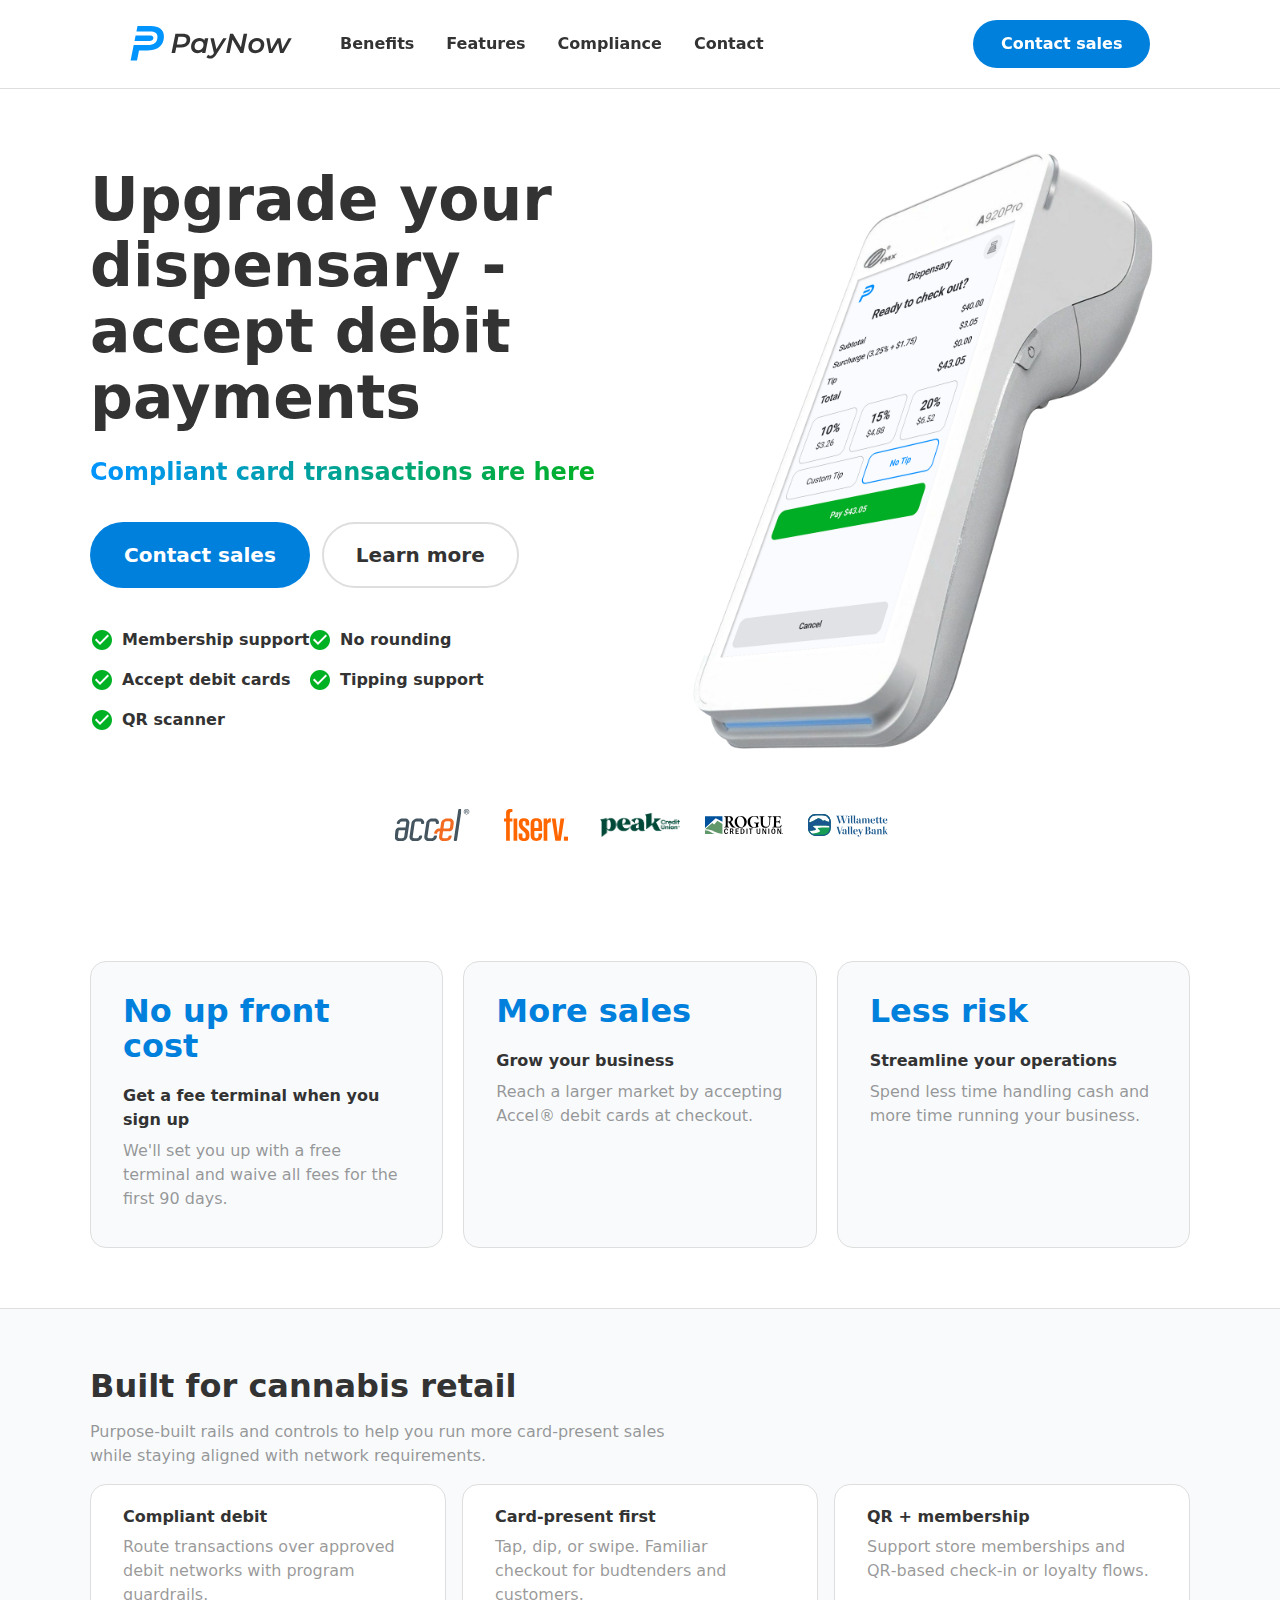
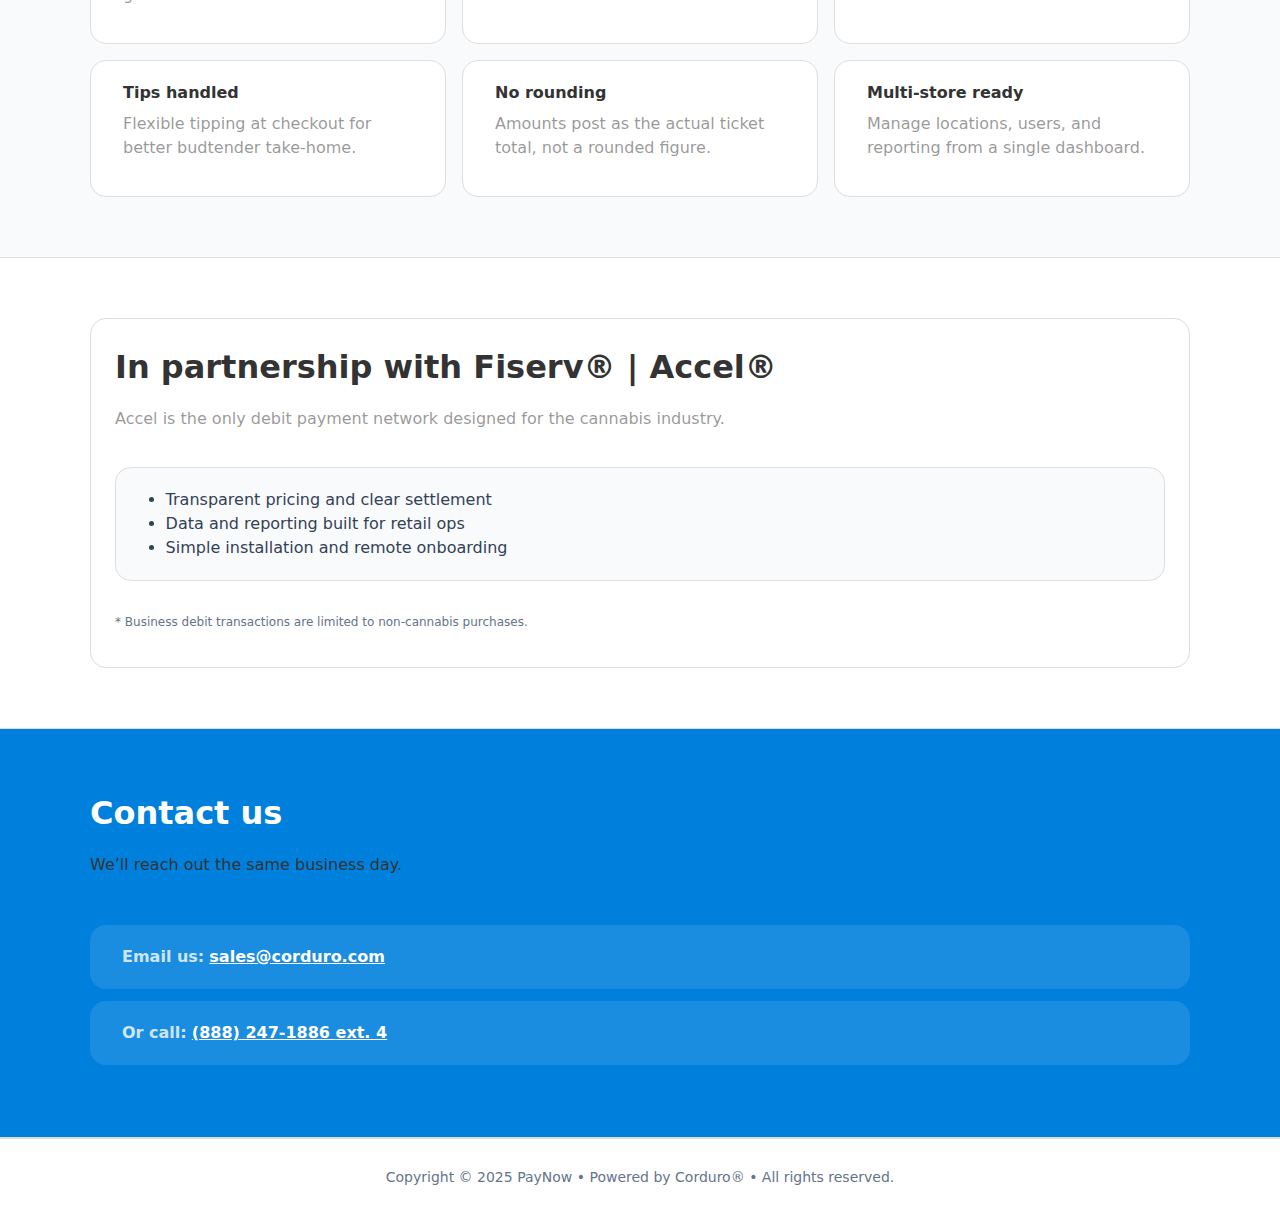
<file: index.html>
<!DOCTYPE html>
<html lang="en">

<head>
  <meta charset="utf-8" />
  <meta name="viewport" content="width=device-width, initial-scale=1" />
  <title>PayNow — Cannabis Debit for Retailers</title>
  <meta name="description"
    content="Process more transactions with a compliant debit solution built for cannabis retailers. Membership support, no rounding, tipping, QR scanner." />
  <link rel="stylesheet" href="styles.css" />
  <link rel="icon" type="image/png" href="/favicon/favicon-96x96.png" sizes="96x96" />
  <link rel="icon" type="image/svg+xml" href="/favicon/favicon.svg" />
  <link rel="shortcut icon" href="/favicon/favicon.ico" />
  <link rel="apple-touch-icon" sizes="180x180" href="/favicon/apple-touch-icon.png" />
  <meta name="apple-mobile-web-app-title" content="PayNow" />
  <link rel="manifest" href="/favicon/site.webmanifest" />
</head>

<body>
  <!-- Header -->
  <header>
    <div class="container">
      <nav>
        <div>
          <a href="#hero">
            <img src="logos/logo-paynow.svg" class="brand" loading="lazy" alt="PayNow logo" />
          </a>
        </div>
        <button class="menu-btn" id="menuBtn">☰</button>
        <div class="nav-links" id="navLinks">
          <a href="#benefits">Benefits</a>
          <a href="#features">Features</a>
          <a href="#compliance">Compliance</a>
          <a href="#contact">Contact</a>
        </div>
        <div class="nav-actions">
          <a href="#contact" class="btn primary nav">Contact sales</a>
        </div>
      </nav>
    </div>
    </div>
  </header>

  <!-- Navbar Script -->
  <script>
    const menuBtn = document.getElementById('menuBtn');
    const navLinks = document.getElementById('navLinks');

    menuBtn.addEventListener('click', () => {
      navLinks.classList.toggle('active');
    });

    const links = navLinks.querySelectorAll('a');
    links.forEach(link => {
      link.addEventListener('click', () => {
        if (navLinks.classList.contains('active')) {
          navLinks.classList.remove('active');
        }
      });
    });
  </script>

  <!-- Hero -->
  <section id="hero" class="hero">
    <div class="container grid grid-2" style="align-items:center; gap:2rem;">
      <div class="hero-cta">
        <h1>Upgrade your dispensary - accept debit payments</h1>
        <div class="hero-p" style="margin-bottom: 32px;">
          <p><strong class="gradient-text">Compliant card transactions are here</strong></p>
        </div>
        <div class="actions">
          <a class="btn cta" href="#contact">Contact sales</a>
          <a class="btn ghost" href="#features">Learn more</a>
        </div>
        <div class="feature-list">
          <div class="chip"><img src="icons/icon-check-circle-00b123.svg" class="checkmark" loading="lazy"
              alt="Green Checkmark Icon" /> Membership support</div>
          <div class="chip"><img src="icons/icon-check-circle-00b123.svg" class="checkmark" loading="lazy"
              alt="Green Checkmark Icon" /> No rounding</div>
          <div class="chip"><img src="icons/icon-check-circle-00b123.svg" class="checkmark" loading="lazy"
              alt="Green Checkmark Icon" /> Accept debit cards</div>
          <div class="chip"><img src="icons/icon-check-circle-00b123.svg" class="checkmark" loading="lazy"
              alt="Green Checkmark Icon" /> Tipping support</div>
          <div class="chip"><img src="icons/icon-check-circle-00b123.svg" class="checkmark" loading="lazy"
              alt="Green Checkmark Icon" /> QR scanner</div>
        </div>
      </div>
      <div class="device-wrap">
        <img src="images/paynow-PAX-A920Pro-v2-nbg.png" class="pax-device-large" loading="lazy"
          alt="PAX A920Pro with PayNow App" />
      </div>
    </div>
  </section>

  <!-- Partners -->
  <section class="partners">
    <div class="container">
      <div class="logo-wrapper">
        <img src="logos/logo-accel-standard-registered.svg" class="logo" alt="Accel Logo">
        <img src="logos/logo-fiserv.svg" class="logo" alt="Fiserv Logo">
        <img src="logos/logo-peak-credit-union.webp" class="logo" alt="Peak Credit Union Logo">
        <img src="logos/logo-rogue-credit-union.svg" class="logo" alt="Rogue Credit Union Logo">
        <img src="logos/logo-willamette-valley-bank.svg" class="logo" alt="Willamette Valley Bank Logo">
      </div>
    </div>
  </section>

  <!-- Benefits -->
  <section id="benefits">
    <div class="container grid grid-3" style="gap:1.25rem;">
      <div class="card" style="background:#f8fafc;">
        <h2 style="color: var(--blue);">No up front cost</h2>
        <strong>Get a fee terminal when you sign up</strong>
        <p style="color:var(--muted); margin-top:.4rem;">We'll set you up with a free terminal and waive all fees for the first 90 days.
        </p>
      </div>
      <div class="card" style="background:#f8fafc;">
        <h2 style="color: var(--blue);">More sales</h2>
        <strong>Grow your business</strong>
        <p style="color:var(--muted); margin-top:.4rem;">Reach a larger market by accepting Accel® debit cards at checkout.
        </p>
      </div>
      <div class="card" style="background:#f8fafc;">
        <h2 style="color: var(--blue);">Less risk</h2>
        <strong>Streamline your operations</strong>
        <p style="color:var(--muted); margin-top:.4rem;">Spend less time handling cash and more time running your business.</p>
      </div>
    </div>
  </section>

  <!-- Features -->
  <section id="features" style="background:#f8fafc; border-block:1px solid var(--line);">
    <div class="container">
      <h2 class="section-title">Built for cannabis retail</h2>
      <p class="section-sub">Purpose‑built rails and controls to help you run more card‑present sales while staying
        aligned with network requirements.</p>
      <div class="grid grid-3" style="margin-top:1rem; gap:1rem;">
        <div class="card"><strong>Compliant debit</strong>
          <p style="color:var(--muted); margin-top:.4rem;">Route transactions over approved debit networks with program
            guardrails.</p>
        </div>
        <div class="card"><strong>Card‑present first</strong>
          <p style="color:var(--muted); margin-top:.4rem;">Tap, dip, or swipe. Familiar checkout for budtenders and
            customers.</p>
        </div>
        <div class="card"><strong>QR + membership</strong>
          <p style="color:var(--muted); margin-top:.4rem;">Support store memberships and QR‑based check‑in or loyalty
            flows.</p>
        </div>
        <div class="card"><strong>Tips handled</strong>
          <p style="color:var(--muted); margin-top:.4rem;">Flexible tipping at checkout for better budtender take‑home.
          </p>
        </div>
        <div class="card"><strong>No rounding</strong>
          <p style="color:var(--muted); margin-top:.4rem;">Amounts post as the actual ticket total, not a rounded
            figure.</p>
        </div>
        <div class="card"><strong>Multi‑store ready</strong>
          <p style="color:var(--muted); margin-top:.4rem;">Manage locations, users, and reporting from a single
            dashboard.</p>
        </div>
      </div>
    </div>
  </section>

  <!-- Compliance -->
  <section id="compliance">
    <div class="container card" style="padding:1.5rem;">
      <div class="compliance">
        <div>
          <h3 class="section-title" style="margin-bottom:.25rem;">In partnership with Fiserv® | Accel®</h3>
          <p style="color:var(--muted);">Accel is the only debit payment network designed for the cannabis industry.</p>
        </div>
        <div class="card" style="background:#f8fafc;">
          <ul style="margin:0; padding-left:1.1rem; color:#334155;">
            <li>Transparent pricing and clear settlement</li>
            <li>Data and reporting built for retail ops</li>
            <li>Simple installation and remote onboarding</li>
          </ul>
        </div>
        <p class="note">* Business debit transactions are limited to non‑cannabis purchases.</p>
      </div>
    </div>
  </section>

  <!-- CTA strip
  <section class="strip">
    <div class="container"
      style="display:flex; gap:1rem; align-items:center; justify-content:space-between; flex-wrap:wrap;">
      <div>
        <div style="font-weight:700; font-size:18px;">Ready to check out faster?</div>
        <div style="opacity:.9;">Get PayNow running in days, not months.</div>
      </div>
      <a class="btn" href="#contact"
        style="background: rgba(255,255,255,.12); color:white; border-color: rgba(255,255,255,.25);">Talk to sales →</a>
    </div>
  </section>
-->

  <!-- Contact -->
  <section id="contact" style="background: var(--blue); color: white; border-block:1px solid var(--line);">
    <div class="container grid grid-1" style="align-items:flex-start; gap:1.5rem;">
      <div>
        <h3 class="section-title">Contact us</h3>
        <p class="subheading">We’ll reach out the same business day.</p>
        <div style="margin-top:3rem;">
          <aside class="card" style="background-color: rgba(255, 255, 255, 0.1); color: #fff; margin-bottom: 12px; border: none;">
            <strong style="color: rgba(255, 255, 255, 0.8);">Email us:</strong>
            <a href="mailto:sales@corduro.com" id="emailLink" class="text-link">sales@corduro.com</a>
          </aside>
          <aside class="card" style="background-color: rgba(255, 255, 255, 0.1); color: #fff; margin-bottom: 12px; border: none;">
            <strong style="color: rgba(255, 255, 255, 0.8);">Or call:</strong>
            <a href="tel:8882471886,4" class="text-link">(888) 247-1886 ext. 4</a>
          </aside>
        </div>
      </div>
    </div>
  </section>

  <!-- Footer -->
  <footer>
    <div class="container" style="display:flex; gap:1rem; align-items:center; justify-content:center; flex-wrap:wrap; text-align: center;">
      <span> Copyright © 2025 PayNow • Powered by Corduro® • All rights reserved.</span>
    </div>
    </div>
  </footer>

</body>

</html>
</file>
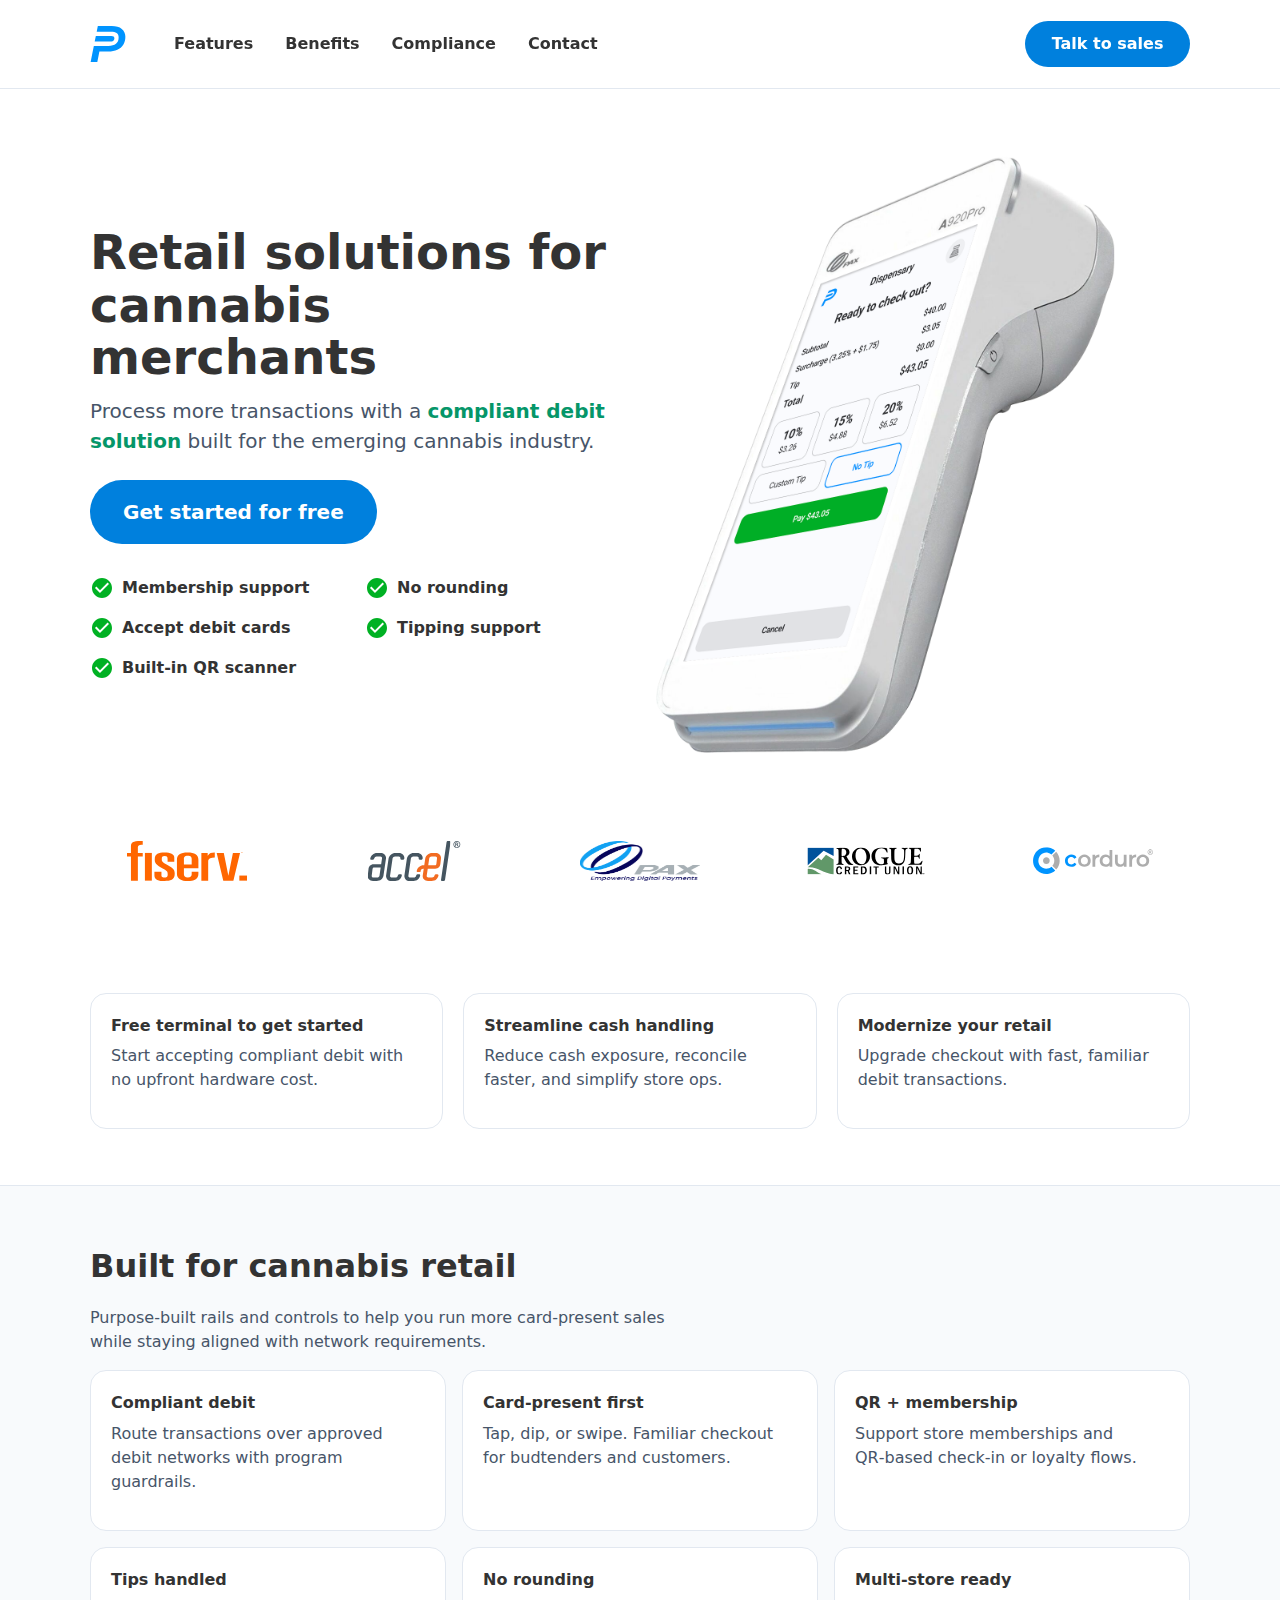
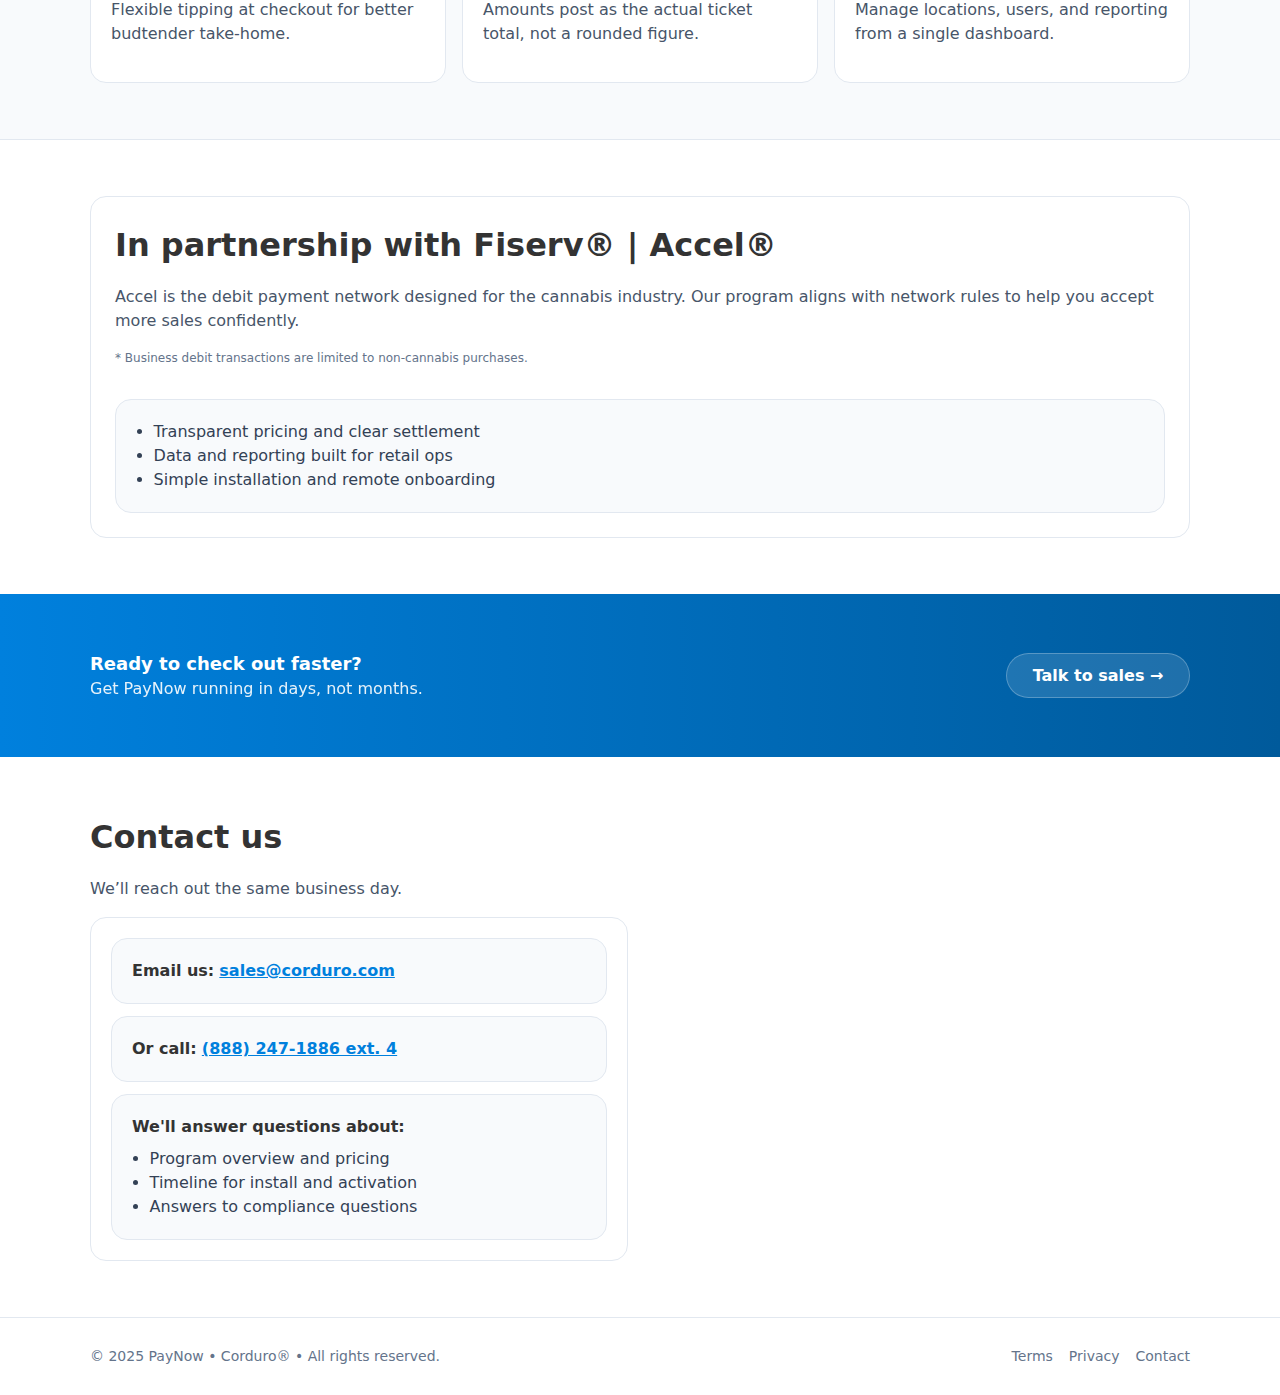
<file: paynow/index.html>
<!DOCTYPE html>
<html lang="en">

<head>
  <meta charset="utf-8" />
  <meta name="viewport" content="width=device-width, initial-scale=1" />
  <title>PayNow — Cannabis Debit for Retailers</title>
  <meta name="description"
    content="Process more transactions with a compliant debit solution built for cannabis retailers. Membership support, no rounding, tipping, QR scanner." />
  <link rel="stylesheet" href="styles.css" />
  <link rel="icon" type="image/png" href="/favicon/favicon-96x96.png" sizes="96x96" />
  <link rel="icon" type="image/svg+xml" href="/favicon/favicon.svg" />
  <link rel="shortcut icon" href="/favicon/favicon.ico" />
  <link rel="apple-touch-icon" sizes="180x180" href="/favicon/apple-touch-icon.png" />
  <meta name="apple-mobile-web-app-title" content="PayNow" />
  <link rel="manifest" href="/favicon/site.webmanifest" />
</head>

<body>
  <!-- Header -->
  <header>
    <div class="container">
      <nav>
        <div>
          <img src="logos/logo-paynow-icon-0094ff.svg" class="brand" loading="lazy" alt="PayNow logo" />
        </div>
        <button class="menu-btn" id="menuBtn">☰</button>
        <div class="nav-links" id="navLinks">
          <a href="#features">Features</a>
          <a href="#benefits">Benefits</a>
          <a href="#compliance">Compliance</a>
          <a href="#contact">Contact</a>
        </div>
        <div class="nav-actions">
          <a href="#contact" class="btn primary nav">Talk to sales</a>
        </div>
      </nav>
    </div>
    </div>
  </header>

  <!-- Navbar Script -->
  <script>
    const menuBtn = document.getElementById('menuBtn');
    const navLinks = document.getElementById('navLinks');

    menuBtn.addEventListener('click', () => {
      navLinks.classList.toggle('active');
    });

    const links = navLinks.querySelectorAll('a');
    links.forEach(link => {
      link.addEventListener('click', () => {
        if (navLinks.classList.contains('active')) {
          navLinks.classList.remove('active');
        }
      });
    });
  </script>

  <!-- Hero -->
  <section class="hero">
    <div class="container grid grid-2" style="align-items:center; gap:2rem;">
      <div class="hero-cta">
        <h1>Retail solutions for cannabis merchants</h1>
        <p>Process more transactions with a <strong style="color:var(--emerald)">compliant debit solution</strong> built
          for the emerging cannabis industry.</p>
        <div class="actions">
          <a class="btn cta" href="#contact">Get started for free</a>
        </div>
        <div class="feature-list">
          <div class="chip"><img src="icons/icon-check-circle-00b123.svg" class="checkmark" loading="lazy"
              alt="Green Checkmark Icon" /> Membership support</div>
          <div class="chip"><img src="icons/icon-check-circle-00b123.svg" class="checkmark" loading="lazy"
              alt="Green Checkmark Icon" /> No rounding</div>
          <div class="chip"><img src="icons/icon-check-circle-00b123.svg" class="checkmark" loading="lazy"
              alt="Green Checkmark Icon" /> Accept debit cards</div>
          <div class="chip"><img src="icons/icon-check-circle-00b123.svg" class="checkmark" loading="lazy"
              alt="Green Checkmark Icon" /> Tipping support</div>
          <div class="chip"><img src="icons/icon-check-circle-00b123.svg" class="checkmark" loading="lazy"
              alt="Green Checkmark Icon" /> Built‑in QR scanner</div>
        </div>
      </div>
      <div class="device-wrap">
        <img src="images/paynow-PAX-A920Pro-v2-nbg.png" class="pax-device-large" loading="lazy"
          alt="PAX A920Pro with PayNow App" />
      </div>
    </div>
  </section>

  <!-- Partners -->
  <section id="partners">
    <div class="container grid grid-1" style="align-items:center; gap:2rem;">
      <div class="partners">
        <img src="logos/logo-fiserv.svg" class="partner-logo" loading="lazy" alt="Fiserv logo" />
        <img src="logos/logo-accel-standard-registered.svg" class="partner-logo" loading="lazy" alt="Accel logo" />
        <img src="logos/logo-pax.png" class="partner-logo" loading="lazy" alt="PAX logo" />
        <img src="logos/logo-rogue-credit-union.svg" class="partner-logo" loading="lazy" alt="Rogue Credit Union logo" />
        <img src="logos/logo-corduro-2025.svg" class="partner-logo" loading="lazy" alt="Corduro logo" />
      </div>
    </div>
  </section>

  <!-- Benefits -->
  <section id="benefits">
    <div class="container grid grid-3" style="gap:1.25rem;">
      <div class="card">
        <strong>Free terminal to get started</strong>
        <p style="color:var(--muted); margin-top:.4rem;">Start accepting compliant debit with no upfront hardware cost.
        </p>
      </div>
      <div class="card">
        <strong>Streamline cash handling</strong>
        <p style="color:var(--muted); margin-top:.4rem;">Reduce cash exposure, reconcile faster, and simplify store ops.
        </p>
      </div>
      <div class="card">
        <strong>Modernize your retail</strong>
        <p style="color:var(--muted); margin-top:.4rem;">Upgrade checkout with fast, familiar debit transactions.</p>
      </div>
    </div>
  </section>

  <!-- Features -->
  <section id="features" style="background:#f8fafc; border-block:1px solid var(--line);">
    <div class="container">
      <h2 class="section-title">Built for cannabis retail</h2>
      <p class="section-sub">Purpose‑built rails and controls to help you run more card‑present sales while staying
        aligned with network requirements.</p>
      <div class="grid grid-3" style="margin-top:1rem; gap:1rem;">
        <div class="card"><strong>Compliant debit</strong>
          <p style="color:var(--muted); margin-top:.4rem;">Route transactions over approved debit networks with program
            guardrails.</p>
        </div>
        <div class="card"><strong>Card‑present first</strong>
          <p style="color:var(--muted); margin-top:.4rem;">Tap, dip, or swipe. Familiar checkout for budtenders and
            customers.</p>
        </div>
        <div class="card"><strong>QR + membership</strong>
          <p style="color:var(--muted); margin-top:.4rem;">Support store memberships and QR‑based check‑in or loyalty
            flows.</p>
        </div>
        <div class="card"><strong>Tips handled</strong>
          <p style="color:var(--muted); margin-top:.4rem;">Flexible tipping at checkout for better budtender take‑home.
          </p>
        </div>
        <div class="card"><strong>No rounding</strong>
          <p style="color:var(--muted); margin-top:.4rem;">Amounts post as the actual ticket total, not a rounded
            figure.</p>
        </div>
        <div class="card"><strong>Multi‑store ready</strong>
          <p style="color:var(--muted); margin-top:.4rem;">Manage locations, users, and reporting from a single
            dashboard.</p>
        </div>
      </div>
    </div>
  </section>

  <!-- Compliance -->
  <section id="compliance">
    <div class="container card" style="padding:1.5rem;">
      <div class="compliance">
        <div>
          <h3 class="section-title" style="margin-bottom:.25rem;">In partnership with Fiserv® | Accel®</h3>
          <p style="color:var(--muted);">Accel is the debit payment network designed for the cannabis industry. Our
            program aligns with network rules to help you accept more sales confidently.</p>
          <p class="note">* Business debit transactions are limited to non‑cannabis purchases.</p>
        </div>
        <div class="card" style="background:#f8fafc;">
          <ul style="margin:0; padding-left:1.1rem; color:#334155;">
            <li>Transparent pricing and clear settlement</li>
            <li>Data and reporting built for retail ops</li>
            <li>Simple installation and remote onboarding</li>
          </ul>
        </div>
      </div>
    </div>
  </section>

  <!-- CTA strip -->
  <section class="strip">
    <div class="container"
      style="display:flex; gap:1rem; align-items:center; justify-content:space-between; flex-wrap:wrap;">
      <div>
        <div style="font-weight:700; font-size:18px;">Ready to check out faster?</div>
        <div style="opacity:.9;">Get PayNow running in days, not months.</div>
      </div>
      <a class="btn" href="#contact"
        style="background: rgba(255,255,255,.12); color:white; border-color: rgba(255,255,255,.25);">Talk to sales →</a>
    </div>
  </section>

  <!-- Contact -->
  <section id="contact">
    <div class="container grid grid-2" style="align-items:flex-start; gap:1.5rem;">
      <div>
        <h3 class="section-title">Contact us</h3>
        <p class="hero-p">We’ll reach out the same business day.</p>
        <div class="card" style="margin-top:1rem;">
          <aside class="card" style="background:#f8fafc; margin-bottom: 12px;">
        <strong>Email us:</strong>
        <a href= "mailto:sales@corduro.com" class="text-link">sales@corduro.com</a>
      </aside>
      <aside class="card" style="background:#f8fafc; margin-bottom: 12px;">
        <strong>Or call:</strong>
        <a href= "tel:8882471886,4" class="text-link">(888) 247-1886 ext. 4</a>
      </aside>
      <aside class="card" style="background:#f8fafc;">
        <strong>We'll answer questions about:</strong>
        <ul style="margin: .5rem 0 0; padding-left:1.1rem; color:#334155;">
          <li>Program overview and pricing</li>
          <li>Timeline for install and activation</li>
          <li>Answers to compliance questions</li>
        </ul>
      </aside>
          <!--
          <form id="contactForm">
            <div class="row">
              <div>
                <label for="name">Full name</label>
                <input id="name" name="name" required />
              </div>
              <div>
                <label for="email">Work email</label>
                <input id="email" name="email" type="email" required />
              </div>
            </div>
            <div class="row" style="margin-top:1rem;">
              <div>
                <label for="company">Company / DBA</label>
                <input id="company" name="company" />
              </div>
              <div>
                <label for="locations"># of locations</label>
                <input id="locations" name="locations" />
              </div>
            </div>
            <div style="margin-top:1rem;">
              <label for="phone">Phone</label>
              <input id="phone" name="phone" />
            </div>
            <div style="margin-top:1rem;">
              <label for="message">Message</label>
              <textarea id="message" name="message" rows="5"
                placeholder="Tell us what you’re using today and your timeline"></textarea>
            </div>
            <div style="margin-top:1rem;">
              <button class="btn primary" type="submit">Request demo</button>
            </div>
          </form>
          -->
          <div id="success" class="card"
            style="display:none; text-align:center; margin-top:1rem; background:#ecfeff; border-color:#a5f3fc;">
            <strong>Thanks. We’ll be in touch shortly.</strong>
            <div style="color:#0c4a6e;">You can also call sales at (___) ___‑____.</div>
          </div>
        </div>
      </div>
    </div>
  </section>

  <!-- Footer -->
  <footer>
    <div class="container"
      style="display:flex; gap:1rem; align-items:center; justify-content:space-between; flex-wrap:wrap;">
      <div>© 2025<span id="year"></span> PayNow • Corduro® • All rights reserved.</div>
      <div style="display:flex; gap:1rem;">
        <a href="#">Terms</a>
        <a href="#">Privacy</a>
        <a href="#contact">Contact</a>
      </div>
    </div>
  </footer>

  <!--
  <script>
    // Dumb little scripts you're allowed to have
    const y = document.getElementById('year'); y.textContent = new Date().getFullYear();
    const menuBtn = document.getElementById('menuBtn');
    const panel = document.getElementById('mobilePanel');
    menuBtn?.addEventListener('click', () => {
      const hidden = panel.hasAttribute('hidden');
      if (hidden) panel.removeAttribute('hidden'); else panel.setAttribute('hidden', '');
      panel.style.display = hidden ? 'block' : 'none';
    });
    // Fake form submission success (replace with real action later)
    document.getElementById('contactForm')?.addEventListener('submit', function (e) {
      e.preventDefault();
      document.getElementById('success').style.display = 'block';
      this.reset();
    });
  </script>
  -->
</body>

</html>
</file>
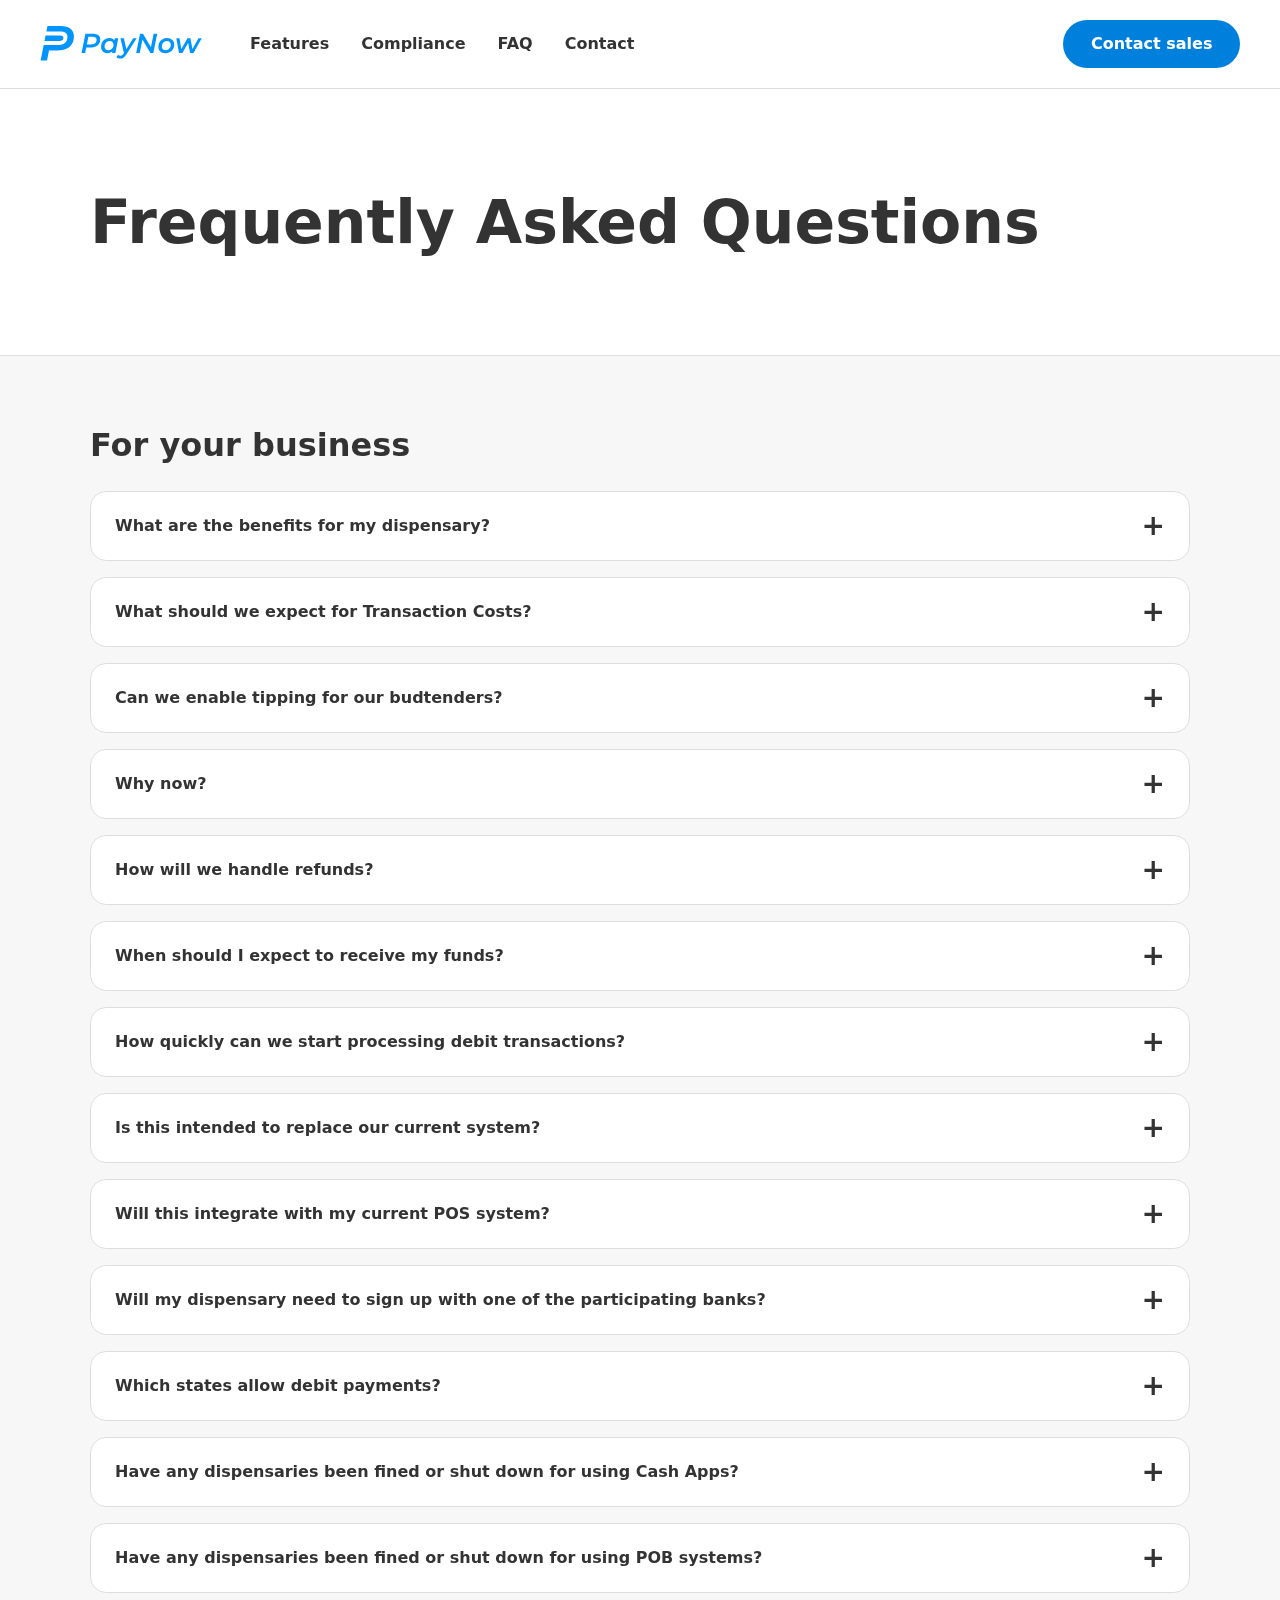
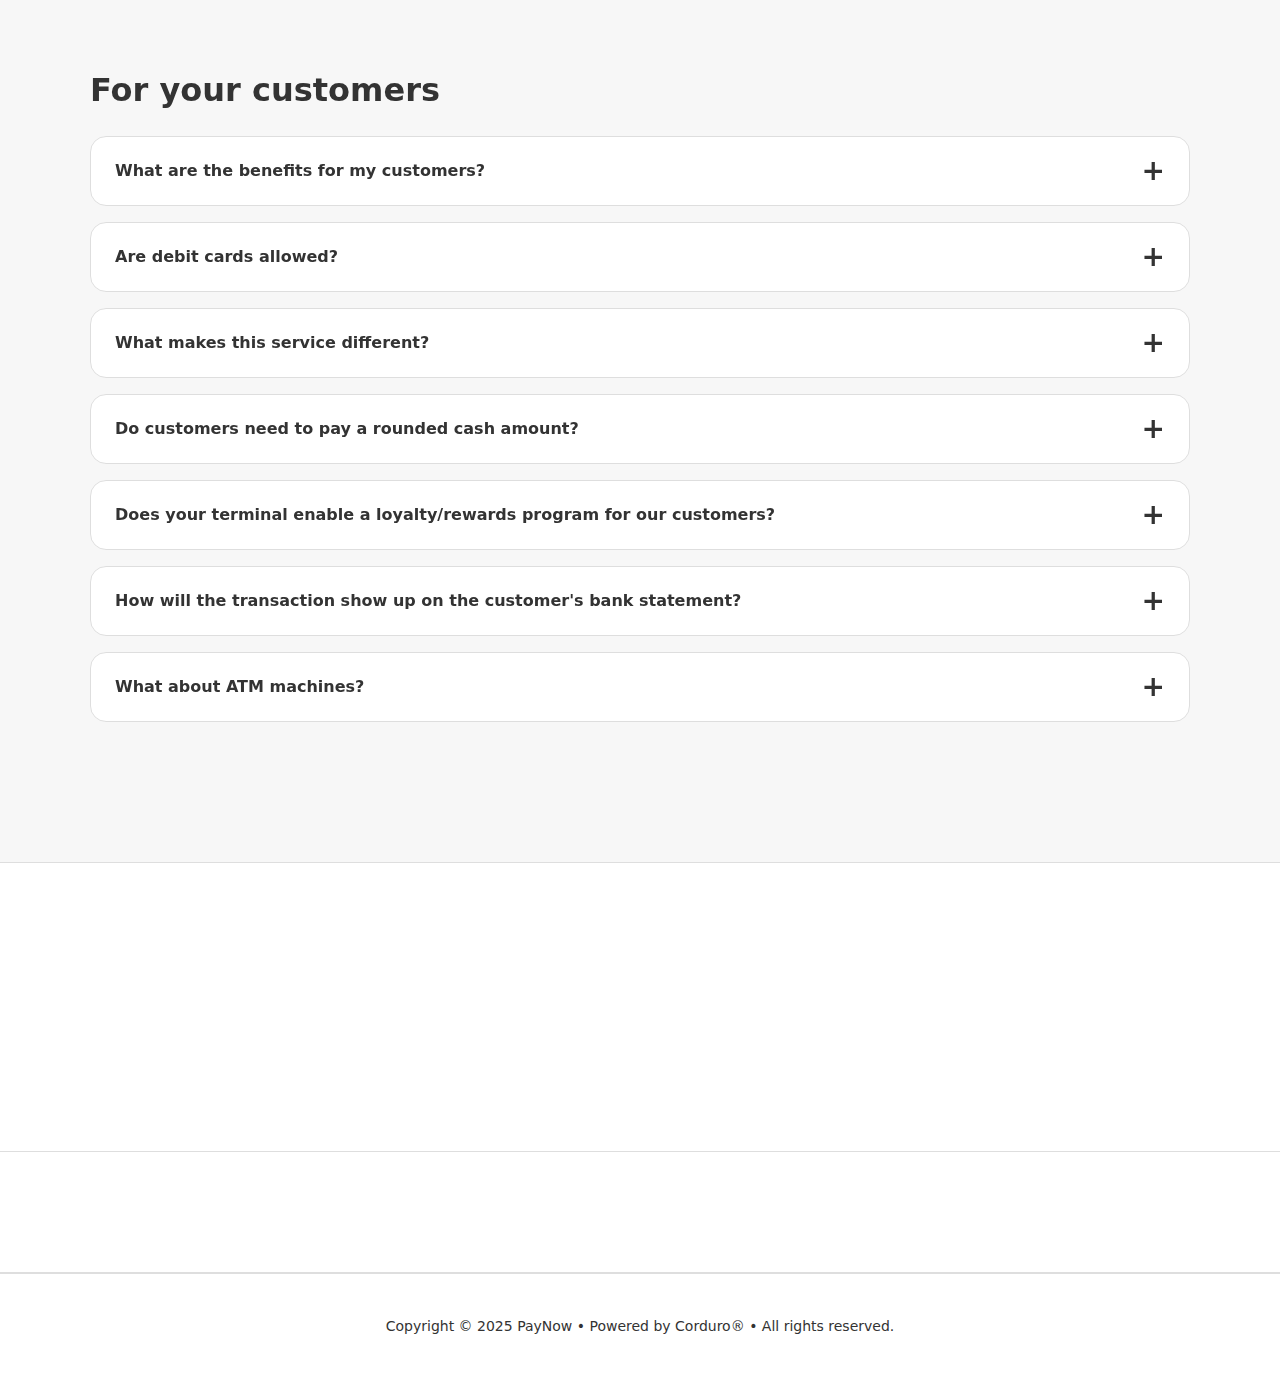
<file: faq.html>
<!DOCTYPE html>
<html lang="en">

<head>
  <meta charset="utf-8" />
  <meta name="viewport" content="width=device-width, initial-scale=1" />
  <title>PayNow — PIN Debit for Cannabis Retail</title>
  <meta name="description"
    content="Process more transactions with a compliant debit solution built for cannabis retailers. Membership support, no rounding, tipping, QR scanner." />
  <link rel="stylesheet" href="styles.css" />
  <link rel="icon" type="image/png" href="favicon/favicon-96x96.png" sizes="96x96" />
  <link rel="icon" type="image/svg+xml" href="favicon/favicon.svg" />
  <link rel="shortcut icon" href="favicon/favicon.ico" />
  <link rel="apple-touch-icon" sizes="180x180" href="favicon/apple-touch-icon.png" />
  <meta name="apple-mobile-web-app-title" content="PayNow" />
  <link rel="manifest" href="favicon/site.webmanifest" />
  <script>
    document.documentElement.classList.add('js');
  </script>
</head>

<body>
  <!-- Header -->
  <header data-animate>
    <div>
      <nav>
        <div>
          <a href="index.html">
            <img src="logos/logo-paynow-blue.svg" class="brand" loading="lazy" alt="PayNow logo" />
          </a>
        </div>
        <button class="menu-btn" id="menuBtn">☰</button>
        <div class="nav-links" id="navLinks">
          <a href="index.html#features">Features</a>
          <a href="#compliance">Compliance</a>
          <a href="faq.html">FAQ</a>
          <a href="#contact">Contact</a>
        </div>
        <div class="nav-actions">
          <a href="#contact" class="btn primary nav">Contact sales</a>
        </div>
      </nav>
    </div>
    </div>
  </header>

  <!-- Navbar Script -->
  <script>
    const menuBtn = document.getElementById('menuBtn');
    const navLinks = document.getElementById('navLinks');
    const headerEl = document.querySelector('header');

    const setHeaderHeight = () => {
      if (!headerEl) {
        return;
      }

      const update = () => {
        document.documentElement.style.setProperty('--header-height', `${headerEl.offsetHeight}px`);
      };

      if (window.requestAnimationFrame) {
        window.requestAnimationFrame(update);
      } else {
        update();
      }
    };

    setHeaderHeight();

    window.addEventListener('resize', setHeaderHeight, { passive: true });

    menuBtn.addEventListener('click', () => {
      navLinks.classList.toggle('active');
      setHeaderHeight();
    });

    const links = navLinks.querySelectorAll('a');
    links.forEach(link => {
      link.addEventListener('click', () => {
        if (navLinks.classList.contains('active')) {
          navLinks.classList.remove('active');
          setHeaderHeight();
        }
      });
    });
    setHeaderHeight();
  </script>

  <!-- Hero -->
  <section id="hero" class="hero" style="padding-bottom: 60px;">
    <div class="container grid grid-1" style="padding: 40px 0px;">
      <div data-animate>
        <h1>Frequently Asked Questions</h1>
      </div>
    </div>
  </section>

  <!-- FAQ -->
  <section id="faq" class="faq">
    <div class="container" data-animate>

      <h2 style="margin-bottom: 28px;">For your business</h2>

      <div class="faq-list" style="margin-bottom: 80px;">

        <div class="faq-item">
          <button class="faq-question" type="button" aria-expanded="false">
            <span>What are the benefits for my dispensary?</span>
            <span class="faq-icon" aria-hidden="true">+</span>
          </button>
          <div class="faq-answer" hidden>
            <ul style="margin: 0;">
              <li>
                ZERO risk of the system being turned off.
              </li>
              <li>
                ZERO risk of fines from regulators.
              </li>
              <li>
                ZERO risk of you not getting paid.
              </li>
              <li>
                Larger tickets at checkout.
              </li>
              <li>
                No lost sale by leaving the line to use the ATM machine.
              </li>
              <li>
                Elimination of sales staff managing the tendering sales.
              </li>
              <li>
                No rounding up sales to make it look like an ATM machine to VISA or the processor.
              </li>
            </ul>
          </div>
        </div>

        <div class="faq-item">
          <button class="faq-question" type="button" aria-expanded="false">
            <span>What should we expect for Transaction Costs?</span>
            <span class="faq-icon" aria-hidden="true">+</span>
          </button>
          <div class="faq-answer" hidden>
            <p style="margin: 0;">
              We give you the flexibility to determine what is best for you and your customers.
            </p>
            <ol style="margin: 0;">
              <li>
                No Cost: You can pass on the surcharge to your customers to cover our transaction fee.
              </li>
              <li>
                Profit: You can increase the surcharge and increase your revenue.
              </li>
              <li>
                No Surcharge: You can also absorb the surcharge for your customers instead.
              </li>
            </ol>
          </div>
        </div>

        <div class="faq-item">
          <button class="faq-question" type="button" aria-expanded="false">
            <span>Can we enable tipping for our budtenders?</span>
            <span class="faq-icon" aria-hidden="true">+</span>
          </button>
          <div class="faq-answer" hidden>
            <p style="margin: 0;">Yes, tipping is built into checkout. Your customers can enter custom tip amounts right
              on the terminal.</p>
          </div>
        </div>

        <div class="faq-item">
          <button class="faq-question" type="button" aria-expanded="false">
            <span>Why now?</span>
            <span class="faq-icon" aria-hidden="true">+</span>
          </button>
          <div class="faq-answer" hidden>
            <ul style="margin: 0;">
              <li>
                Banks pay for accepting transactions associated with Cash Apps and POB solutions. With our solution,
                they actually make money.
              </li>
              <li>
                Regulatory actions against banks accepting non-compliant deposits is an increasing issue for them and
                you. The banks have increased costs associated with acceptance.
              </li>
            </ul>
          </div>
        </div>

        <div class="faq-item">
          <button class="faq-question" type="button" aria-expanded="false">
            <span>How will we handle refunds?</span>
            <span class="faq-icon" aria-hidden="true">+</span>
          </button>
          <div class="faq-answer" hidden>
            <p style="margin: 0;">
              PIN Debit is a cash equivalent transaction and is treated like cash, so a refund can be in cash or as a
              store credit at your dispensary's discretion.
            </p>
          </div>
        </div>

        <div class="faq-item">
          <button class="faq-question" type="button" aria-expanded="false">
            <span>When should I expect to receive my funds?</span>
            <span class="faq-icon" aria-hidden="true">+</span>
          </button>
          <div class="faq-answer" hidden>
            <p style="margin: 0;">
              Within 1 business day of your deposit with one of our banks, or 2 business days with another bank.
            </p>
          </div>
        </div>

        <div class="faq-item">
          <button class="faq-question" type="button" aria-expanded="false">
            <span>How quickly can we start processing debit transactions?</span>
            <span class="faq-icon" aria-hidden="true">+</span>
          </button>
          <div class="faq-answer" hidden>
            <p style="margin: 0;">
              Once you sign up, our team activates your PayNow terminal and banking profile so most dispensaries go live
              in two to four business days.
            </p>
          </div>
        </div>

        <div class="faq-item">
          <button class="faq-question" type="button" aria-expanded="false">
            <span>Is this intended to replace our current system?</span>
            <span class="faq-icon" aria-hidden="true">+</span>
          </button>
          <div class="faq-answer" hidden>
            <p style="margin: 0;">
              No, keep your current system running!
              Just add us to one of your lanes so you always have a Debit solution that works, is simple to use and cost-effective for your customers.
            </p>
          </div>
        </div>

        <div class="faq-item">
          <button class="faq-question" type="button" aria-expanded="false">
            <span>Will this integrate with my current POS system?</span>
            <span class="faq-icon" aria-hidden="true">+</span>
          </button>
          <div class="faq-answer" hidden>
            <p style="margin: 0;">
              Your POS vendor can use our published API to integrate with us and we are open to supporting their API. We
              ask for your POS vendor details so we can reach out to them to encourage their participation.
            </p>
          </div>
        </div>

        <div class="faq-item">
          <button class="faq-question" type="button" aria-expanded="false">
            <span>Will my dispensary need to sign up with one of the participating banks?</span>
            <span class="faq-icon" aria-hidden="true">+</span>
          </button>
          <div class="faq-answer" hidden>
            <p style="margin: 0;">
              No. You do not have to sign up with one of the participating banks.
              We only require your bank to perform the required regulatory checks and reporting.
              As part of our onboarding process, we will speak with your bank to make sure these checks are in place and
              that they understand why we are deposting money to your account.
            </p>
          </div>
        </div>

        <div class="faq-item">
          <button class="faq-question" type="button" aria-expanded="false">
            <span>Which states allow debit payments?</span>
            <span class="faq-icon" aria-hidden="true">+</span>
          </button>
          <div class="faq-answer" hidden>
            <p style="margin: 0;">
              Debit payments are supported by all states that have legalized cannabis (medical or recreational) for
              cannabis payments, but we are the only authorized debit processor in the USA for cannabis payments.
            </p>
          </div>
        </div>

        <div class="faq-item">
          <button class="faq-question" type="button" aria-expanded="false">
            <span>Have any dispensaries been fined or shut down for using Cash Apps?</span>
            <span class="faq-icon" aria-hidden="true">+</span>
          </button>
          <div class="faq-answer" hidden>
            <p style="margin: 0;">
              Yes, cash apps specifically have created challenges.
              In just in the last few months one of the larger dispensaries (Trueleaf) was hit with a multi-million
              dollar fine from Visa, as well as the bank, processor, and the sponsor bank.
            </p>
          </div>
        </div>

        <div class="faq-item">
          <button class="faq-question" type="button" aria-expanded="false">
            <span>Have any dispensaries been fined or shut down for using POB systems?</span>
            <span class="faq-icon" aria-hidden="true">+</span>
          </button>
          <div class="faq-answer" hidden>
            <p style="margin: 0;">
              POB systems are facing issues because banks are increasingly unwilling to transfer funds to dispensary
              accounts due to regulatory risk and exposure. As a result, some banks have begun blocking these
              transactions.
            </p>
          </div>
        </div>

      </div>

      <h2 style="margin-bottom: 28px;">For your customers</h2>

      <div class="faq-list" style="margin-bottom: 80px;">

        <div class="faq-item">
          <button class="faq-question" type="button" aria-expanded="false">
            <span>What are the benefits for my customers?</span>
            <span class="faq-icon" aria-hidden="true">+</span>
          </button>
          <div class="faq-answer" hidden>
            <ul style="margin: 0;">
              <li>
                No Rounding: Just like paying for your groceries.
              </li>
              <li>
                No Hidden Fees: You won't be charged any other fes by your bank.
              </li>
              <li>
                Up to 40% Savings: Versus ATM or Cash Advance fees. (based on an average ticket of $40 with fees of
                3.15% + $1.75)
              </li>
            </ul>
          </div>
        </div>

        <div class="faq-item">
          <button class="faq-question" type="button" aria-expanded="false">
            <span>Are debit cards allowed?</span>
            <span class="faq-icon" aria-hidden="true">+</span>
          </button>
          <div class="faq-answer" hidden>
            <ol style="margin: 0;">
              <li>
                Yes, all states allow the use of debit cards for Cannabis purchases.
              </li>
              <li>
                We are the only debit card solution allowed to accept PIN Debit card transactions for Cannabis
                Dispensaries in the USA.
              </li>
              <li>
                You can use your debit card at an ATM machine.
              </li>
              <li>
                The use of a debit card with a Cash App is not compliant and will be terminated at some point by the
                debit networks as a Cash App is not compliant.
              </li>
            </ol>
          </div>
        </div>

        <div class="faq-item">
          <button class="faq-question" type="button" aria-expanded="false">
            <span>What makes this service different?</span>
            <span class="faq-icon" aria-hidden="true">+</span>
          </button>
          <div class="faq-answer" hidden>
            <p style="margin: 0;">
              This is the first payment solution approved by debit networks to allow customers to use their debit card
              to purchase cannabis.
            </p>
          </div>
        </div>

        <div class="faq-item">
          <button class="faq-question" type="button" aria-expanded="false">
            <span>Do customers need to pay a rounded cash amount?</span>
            <span class="faq-icon" aria-hidden="true">+</span>
          </button>
          <div class="faq-answer" hidden>
            <p style="margin: 0;">
              No rounding is required. PayNow posts the precise ticket total so you keep the exact sale value without
              cash back hassles.
            </p>
          </div>
        </div>

        <div class="faq-item">
          <button class="faq-question" type="button" aria-expanded="false">
            <span>Does your terminal enable a loyalty/rewards program for our customers?</span>
            <span class="faq-icon" aria-hidden="true">+</span>
          </button>
          <div class="faq-answer" hidden>
            <p style="margin: 0;">
              Our application can track purchases using a phone number or member ID, and this is an optional screen for
              your customers that you can turn on or off. In 2026, we will release a more comprehensive loyalty program
              if we receive enough interest.
            </p>
          </div>
        </div>

        <div class="faq-item">
          <button class="faq-question" type="button" aria-expanded="false">
            <span>How will the transaction show up on the customer's bank statement?</span>
            <span class="faq-icon" aria-hidden="true">+</span>
          </button>
          <div class="faq-answer" hidden>
            <p style="margin: 0;">
              When we authorize a transaction, the name of your dispensary will appear on the consumer bank statement,
              this reduces issues with consumers not recognizing their purchases.
            </p>
          </div>
        </div>

        <div class="faq-item">
          <button class="faq-question" type="button" aria-expanded="false">
            <span>What about ATM machines?</span>
            <span class="faq-icon" aria-hidden="true">+</span>
          </button>
          <div class="faq-answer" hidden>
            <p style="margin: 0;">
              They are typically more expensive for the customer than our solution (based on an average ticket of $40).
              <br>But if you already have one, there's no need to get rid of it!
            </p>
          </div>
        </div>
      </div>
    </div>
  </section>

  <!-- Compliance -->
  <section id="compliance">
    <div class="new-container">
      <div class="new-container child" data-animate>
        <div class="global-div left">
          <h3 class="section-title">In partnership with:</h3>
          <div class="logo-wrapper">
            <img src="logos/logo-fiserv.svg" class="logo" alt="Fiserv Logo">
            <div class="vertical-line"></div>
            <img src="logos/logo-accel.svg" class="logo" alt="Accel Logo">
          </div>
        </div>
        <p>
          Fiserv’s Accel Network is the first-to-market debit payment network leveraging real-time debit rails, enabling
          consumers to make purchases at dispensaries in states where cannabis is legal.
        </p>
      </div>
    </div>
  </section>

  <!-- Contact -->
  <section id="contact" style="background: var(--bg); color: black; border-block:1px solid var(--line);">
    <div class="new-container" data-animate>
      <div data-animate style="--delay: 0.1s;">
        <script src="https://js-na2.hsforms.net/forms/embed/244107169.js" defer></script>
        <div class="hs-form-frame" data-region="na2" data-form-id="09e785ab-b392-494a-8c96-cbe3901a9960"
          data-portal-id="244107169"></div>
      </div>
    </div>
    </div>
  </section>

  <!-- Footer -->
  <footer>
    <div class="container"
      style="display:flex; gap:1rem; align-items:center; justify-content:center; flex-wrap:wrap; text-align: center;">
      <p> Copyright © 2025 PayNow • Powered by Corduro® • All rights reserved.</p>
    </div>
    </div>
  </footer>

  <script>
    document.addEventListener('DOMContentLoaded', () => {

      // Scroll-triggered reveal

      const animatedElements = document.querySelectorAll('[data-animate]');
      const prefersReducedMotion = window.matchMedia('(prefers-reduced-motion: reduce)');

      if (prefersReducedMotion.matches) {
        animatedElements.forEach((el) => el.classList.add('is-visible'));
        return;
      }

      if (!('IntersectionObserver' in window)) {
        animatedElements.forEach((el) => el.classList.add('is-visible'));
        return;
      }

      const observer = new IntersectionObserver((entries, obs) => {
        entries.forEach((entry) => {
          if (entry.isIntersecting) {
            entry.target.classList.add('is-visible');
            obs.unobserve(entry.target);
          }
        });
      }, {
        threshold: 0.15,
        rootMargin: '0px 0px -10% 0px'
      });

      // FAQ Script

      animatedElements.forEach((el) => observer.observe(el));

      const faqButtons = document.querySelectorAll('.faq-question');

      faqButtons.forEach((button) => {
        const answer = button.nextElementSibling;
        const icon = button.querySelector('.faq-icon');

        button.addEventListener('click', () => {
          const isExpanded = button.getAttribute('aria-expanded') === 'true';
          const newState = !isExpanded;

          button.setAttribute('aria-expanded', String(newState));
          button.parentElement.classList.toggle('is-open', newState);

          if (answer) {
            answer.hidden = !newState;
          }

          if (icon) {
            icon.textContent = newState ? '-' : '+';
          }
        });
      });
    });
  </script>

</body>

</html>
</file>
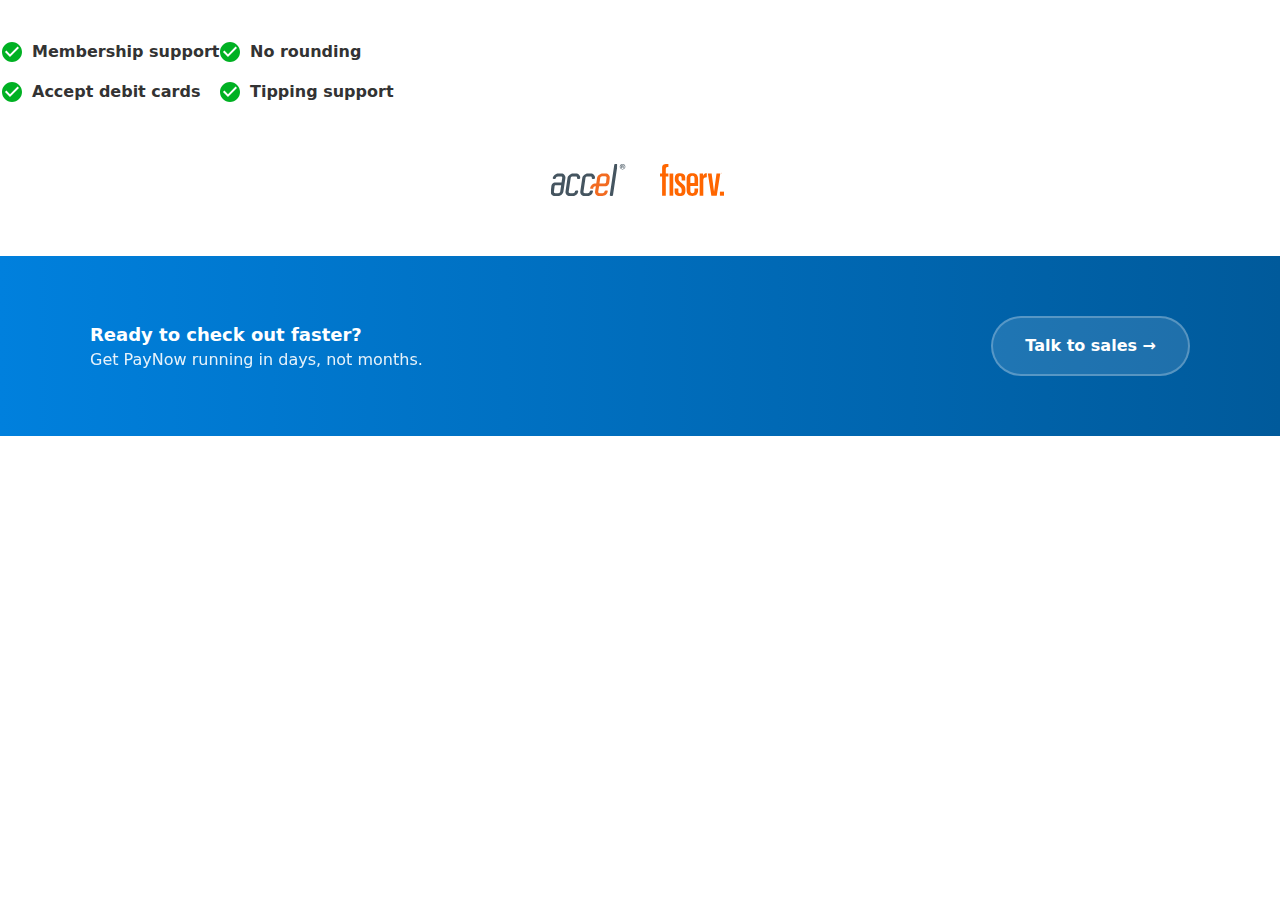
<file: unused.html>
<!DOCTYPE html>
<html lang="en">

<head>
  <meta charset="utf-8" />
  <meta name="viewport" content="width=device-width, initial-scale=1" />
  <title>PayNow — Cannabis Debit for Retailers</title>
  <meta name="description"
    content="Process more transactions with a compliant debit solution built for cannabis retailers. Membership support, no rounding, tipping, QR scanner." />
  <link rel="stylesheet" href="styles.css" />
  <link rel="icon" type="image/png" href="favicon/favicon-96x96.png" sizes="96x96" />
  <link rel="icon" type="image/svg+xml" href="favicon/favicon.svg" />
  <link rel="shortcut icon" href="favicon/favicon.ico" />
  <link rel="apple-touch-icon" sizes="180x180" href="favicon/apple-touch-icon.png" />
  <meta name="apple-mobile-web-app-title" content="PayNow" />
  <link rel="manifest" href="favicon/site.webmanifest" />
</head>

<body>
  <!-- Feature List -->
  <div class="feature-list">
    <div class="chip"><img src="icons/icon-check-circle-00b123.svg" class="checkmark" loading="lazy"
        alt="Green Checkmark Icon" /> Membership support</div>
    <div class="chip"><img src="icons/icon-check-circle-00b123.svg" class="checkmark" loading="lazy"
        alt="Green Checkmark Icon" /> No rounding</div>
    <div class="chip"><img src="icons/icon-check-circle-00b123.svg" class="checkmark" loading="lazy"
        alt="Green Checkmark Icon" /> Accept debit cards</div>
    <div class="chip"><img src="icons/icon-check-circle-00b123.svg" class="checkmark" loading="lazy"
        alt="Green Checkmark Icon" /> Tipping support</div>
  </div>

  <!-- Partners -->
  <section class="partners">
    <div class="container">
      <div class="logo-wrapper">
        <img src="logos/logo-accel-standard-registered.svg" class="logo" alt="Accel Logo">
        <img src="logos/logo-fiserv.svg" class="logo" alt="Fiserv Logo">
      </div>
    </div>
  </section>

  <!-- CTA strip -->
  <section class="strip">
    <div class="container"
      style="display:flex; gap:1rem; align-items:center; justify-content:space-between; flex-wrap:wrap;">
      <div>
        <div style="font-weight:700; font-size:18px;">Ready to check out faster?</div>
        <div style="opacity:.9;">Get PayNow running in days, not months.</div>
      </div>
      <a class="btn" href="#contact"
        style="background: rgba(255,255,255,.12); color:white; border-color: rgba(255,255,255,.25);">Talk to sales →</a>
    </div>
  </section>
</body>

</html>
</file>
<file: styles.css>
:root {
    --bg: #ffffff;
    --text: #333;
    /* gradient */
    --gradient: linear-gradient(to right, #0094FF, #00B123);
    /* slate-900 */
    --muted: #33333380;
    /* slate-600 */
    --line: #dedede;
    /* slate-200 */
    --card: #ffffff;
    --blue: #0080DD;
    /* blue-600 */
    --blue-700: #005A9B;
    /* blue-700 */
    --emerald: #059669;
    /* emerald-600 */
    --emerald-100: #d1fae5;
    /* emerald-100 */
    --shadow: 0 10px 20px rgba(2, 6, 23, 0.06), 0 2px 6px rgba(2, 6, 23, 0.08);
    --radius: 16px;
}

html {
    box-sizing: border-box;
    scroll-padding-top: 89px;
    scroll-behavior: smooth;
    /* or match your header height */
}

*,
*:before,
*:after {
    box-sizing: inherit;
}

body {
    margin: 0;
    font: 16px/1.5 system-ui, -apple-system, Segoe UI, Roboto, Ubuntu, Cantarell, "Helvetica Neue", Arial, "Apple Color Emoji", "Segoe UI Emoji";
    color: var(--text);
    background: var(--bg);
}

.new-container {
    width: 100%;
    max-width: 1180px;
    margin-inline: auto;
}

.new-container.child {
    padding: 0px 40px;
    margin-inline: auto;
}

h2 {
    font-size: clamp(20px, 4vw, 32px);
    margin-top: 12px;
    margin-bottom: 20px;
    line-height: 1.1;
}

.subheading {
    color: #333
}

.subtext {
    color: var(--muted);
    font-weight: 600;
    margin: 0;
}

.global-div {
    display: flex;
    flex-direction: row;
    align-items: center;
    gap: 1rem;
    margin-top: 40px;
}

@media screen and (max-width: 920px) {
    .global-div {
        flex-wrap: wrap;
        justify-content: center;
        margin-top: 28px;
        gap: .5rem;
    }

    .global-div.left {
        justify-content: left;
    }
}

.global-div.styled {
    background-color: #3333330D;
    border: 2px solid #DDDDDD;
    border-radius: 32px;
    margin-top: 2rem;
    padding: 40px;
}

.vertical-line {
    border-left: 2px solid #33333333;
    /* Adjust width, style, and color */
    height: 40px;
    /* Adjust height as needed */
    margin: 0 auto;
    /* Optional: center the line horizontally */
}

.gradient-text {
    font-size: clamp(16px, 4vw, 24px);
    background: var(--gradient);
    -webkit-background-clip: text;
    -webkit-text-fill-color: transparent;
    background-clip: text;
    white-space: nowrap;
}

p {
    color: var(--text);
}

img {
    max-width: 100%;
    height: auto;
    display: block;
}

a {
    color: inherit;
    text-decoration: none;
}

[data-animate] {
    opacity: 1;
    transform: none;
}

.js [data-animate] {
    opacity: 0;
    transform: translateY(-24px);
    transition: opacity 0.6s ease, transform 0.6s ease;
    transition-delay: var(--delay, 0s);
    will-change: opacity, transform;
}

.js [data-animate].is-visible {
    opacity: 1;
    transform: none;
}

@media (prefers-reduced-motion: reduce) {
    .js [data-animate] {
        opacity: 1 !important;
        transform: none !important;
        transition: none !important;
    }
}

.container {
    width: min(1100px, 92%);
    margin-inline: auto;
}

.btn {
    display: inline-flex;
    font-size: 16px;
    gap: .5rem;
    align-items: center;
    justify-content: center;
    padding: 1rem 2rem;
    font-weight: 600;
    border-radius: 999px;
    border: 2px solid transparent;
    cursor: pointer;
    transition: .2s ease;
}

.btn.cta {
    background: var(--blue);
    color: white;
    font-size: 20px;
}

.btn.cta:hover {
    background: var(--blue-700);
}

.btn.primary {
    background: var(--blue);
    color: white;
    padding: 1rem 2rem;
    font-size: 16px;
}

.btn.primary:hover {
    background: var(--blue-700);
}

.btn.primary.nav {
    align-self: center;
    flex-shrink: 0;
    flex-grow: 0;
    padding: .6rem 1.6rem;
}

.btn.ghost {
    border-color: var(--line);
    font-size: 20px;
    background: white;
    color: var(--text);
}

.btn.ghost:hover {
    background: #f7f7f7;
}

.btn.ghost.nav {
    align-self: center;
    flex-shrink: 0;
    flex-grow: 0;
    padding: .6rem 1.6rem;
}

.checkmark {
    width: 24px;
    height: 24px;
}

.chip {
    display: inline-flex;
    align-items: center;
    white-space: nowrap;
    gap: 0.5rem;
    font-weight: 600;
}

.card {
    background: var(--card);
    border: 1px solid var(--line);
    border-radius: var(--radius);
    padding: 1.25rem 2rem;
    box-shadow: none;
}

.grid {
    display: grid;
    gap: 1rem;
}

.grid-2 {
    grid-template-columns: repeat(2, minmax(0, 1fr));
}

@media screen and (max-width: 920px) {
    .grid-2 {
        grid-template-columns: 1fr;
    }
}

.grid-3 {
    grid-template-columns: repeat(3, minmax(0, 1fr));
}

@media screen and (max-width: 920px) {
    .feature-list {
        grid-template-columns: 1fr;
    }

    .grid-2 {
        grid-template-columns: 1fr;
    }

    .grid-3 {
        grid-template-columns: 1fr;
    }
}

/* Header */
header {
    position: sticky;
    top: 0;
    z-index: 100;
    background: rgba(255, 255, 255, .95);
    backdrop-filter: blur(6px);
    border-bottom: 1px solid var(--line);
}

nav {
    display: flex;
    align-items: center;
    justify-content: start;
    margin: auto;
    padding: 0rem 40px;
}

@media screen and (max-width: 920px) {
    nav {
        display: flex;
        align-items: center;
        justify-content: space-between;
        margin: auto;
        padding: 1rem 28px;
    }
}

.brand {
    display: flex;
    align-items: center;
    gap: .5rem;
    font-weight: 700;
    height: 36px;
}

.brand-badge {
    width: 36px;
    height: 36px;
    border-radius: 12px;
    background: var(--blue);
    color: white;
    display: grid;
    place-items: center;
    font-weight: 800;
}

.nav-links {
    display: flex;
    position: static;
    flex-direction: row;
    border: none;
    margin-left: 2rem;
}

.nav-links a {
    padding: 2rem 1rem;
    text-decoration: none;
    font-weight: 600;
    color: var(--text);
    transition: opacity .2s ease;
}

.nav-item {
    position: relative;
    display: flex;
    align-items: center;
    font-weight: 600;
}

.nav-link {
    padding: 2rem 1rem;
    font-weight: 600;
    color: var(--text);
    background: none;
    border: none;
    cursor: pointer;
    display: inline-flex;
    align-items: center;
    gap: .35rem;
    font: inherit;
    transition: opacity .2s ease;
}

.nav-link:focus-visible {
    outline: 2px solid var(--blue);
    outline-offset: 2px;
}

.dropdown-menu {
    display: none;
    position: fixed;
    top: var(--header-height, 72px);
    left: 0;
    width: 100vw;
    background: white;
    border: 1px solid var(--line);
    border-radius: 0;
    box-shadow: var(--shadow);
    padding: 1.5rem max(1.5rem, min(4vw, 3.5rem));
    z-index: 200;
    box-sizing: border-box;
}

.dropdown-menu a {
    display: block;
    padding: .75rem 1rem;
    color: var(--text);
    text-decoration: none;
    transition: opacity .2s ease;
}

.nav-links a:hover,
.nav-link:hover,
.dropdown-menu a:hover,
.has-dropdown.open .nav-link,
.has-dropdown:hover .nav-link,
.has-dropdown:focus-within .nav-link {
    opacity: .5;
}

.has-dropdown:hover .dropdown-menu,
.has-dropdown:focus-within .dropdown-menu {
    display: block;
}

.menu-btn {
    display: none;
}

.nav-actions {
    display: flex;
    flex: 1;
    justify-content: flex-end;
}

@media screen and (max-width:920px) {

    .btn.cta {
        font-size: 16px;
        padding: .75rem 1.5rem;
    }

    .btn.ghost {
        font-size: 16px;
        padding: .75rem 1.5rem;
    }

    .nav-links {
        display: none;
        position: absolute;
        flex-direction: column;
        background: white;
        top: 73px;
        margin-left: 0;
        left: 0;
        width: 100%;
        border-top: 1px solid var(--line);
    }

    .nav-links a {
        padding: 1.25rem;
        border-bottom: 1px solid var(--line);
        text-decoration: none;
        color: var(--text);
        transition: opacity .2s ease;
    }

    .nav-item {
        flex-direction: column;
        width: 100%;
        align-items: stretch;
    }

    .nav-link {
        width: 100%;
        justify-content: space-between;
        padding: 1.25rem;
        border-bottom: 1px solid var(--line);
        text-align: left;
    }

    .dropdown-menu {
        border: none;
        border-radius: 0;
        box-shadow: none;
        padding: 0;
        display: none;
        width: 100%;
        left: auto;
        top: auto;
    }

    .has-dropdown.open .dropdown-menu {
        display: block;
    }

    .dropdown-menu a {
        padding: 1rem 1.25rem;
        border-bottom: 1px solid var(--line);
        transition: opacity .2s ease;
    }

    .nav-links.active {
        display: flex;
    }

    .menu-btn {
        display: flex;
        height: 40px;
        width: 40px;
        align-items: center;
        /* Centers vertically */
        justify-content: center;
        /* Centers horizontally */
        text-align: center;
        padding: 0;
        background: none;
        border: none;
        font-size: 1.5rem;
        cursor: pointer;
    }

    .nav-actions {
        display: none;
    }
}

/* Hero */
.hero {
    display: flex;
    gap: 5rem;
    padding: 60px 0 0;
}

.hero-cta {
    max-width: 600px;
    min-width: 420px;
}

@media screen and (max-width:920px) {
    .hero-cta {
        width: 80vw;
        min-width: 280px;
        text-align: center;
        margin: auto;
        min-width: none;
    }
}

.hero h1 {
    font-size: clamp(48px, 5vw, 60px);
    line-height: 1.1;
    margin: 0;
}

@media screen and (max-width:920px) {
    .hero h1 {
        font-size: clamp(32px, 8vw, 56px);
        text-align: center;
        margin: auto;
        min-width: none;
    }
}

.hero-p {
    font-size: clamp(16px, 2vw, 24px);
    color: var(--muted);
    margin-top: 0px;
}

.hero .actions {
    margin-top: 24px;
    display: flex;
    gap: .75rem;
    flex-wrap: wrap;
}

@media screen and (max-width:920px) {
    .hero .actions {
        margin-top: 24px;
        display: flex;
        gap: .75rem;
        flex-wrap: wrap;
        align-items: center;
        justify-content: center;
    }
}

.feature-list {
    display: grid;
    grid-template-columns: repeat(auto-fit, minmax(200px, 1fr));
    gap: 1rem 1rem;
    /* row gap | column gap */
    align-items: start;
    margin-top: 40px;
    max-width: 420px;
}

@media screen and (max-width:920px) {
    .feature-list {
        display: none;
    }
}

.device-wrap {
    position: relative;
}

.device {
    aspect-ratio: 4/5;
    border-radius: 28px;
    background: linear-gradient(160deg, #f1f5f9, #fff);
    border: 1px solid var(--line);
    display: grid;
    place-items: center;
    box-shadow: var(--shadow);
}

.phone {
    width: min(330px, 86%);
    aspect-ratio: 9/19;
    border-radius: 26px;
    background: white;
    border: 1px solid #cbd5e1;
    display: grid;
    place-items: center;
}

.pax-device-large {
    height: auto;
    max-height: 600px;
    margin: auto;
}

@media screen and (max-width:920px) {
    .pax-device-large {
        height: auto;
        max-height: 420px;
    }
}

/* Partners */
.logo-wrapper {
    display: flex;
    justify-content: center;
    align-items: center;
    gap: 1.5rem;
}

@media screen and (max-width:920px) {
    .logo-wrapper {
        gap: 1rem;
    }
}

.logo {
    display: inline-flex;
    height: 32px;
    width: 80px;
    margin: 0;
    object-fit: contain;
    filter: grayscale(0%);
    /* optional */
    opacity: 1;
    transition: transform .2s ease, opacity .2s ease;
}

@media screen and (max-width:920px) {
    .logo {
        height: 28px;
        width: 80px;
    }
}

/* Sections */
section {
    padding: 60px 0;
}

section.strip {
    background: linear-gradient(90deg, var(--blue), var(--blue-700));
    color: white;
}

.section-title {
    font-size: clamp(22px, 3vw, 32px);
    margin: 0 0 0px;
}

.section-sub {
    color: var(--muted);
    max-width: 60ch;
}

/* Compliance box */
.compliance {
    display: grid;
    gap: 1.25rem;
    grid-template-columns: 1fr;
    align-items: center;
}

.compliance .note {
    font-size: 12px;
    color: #64748b;
}

@media screen and (max-width: 920px) {
    .compliance {
        grid-template-columns: 1.1fr .9fr;
    }
}

/* Contact */
.text-link {
    color: var(--card);
    text-decoration: underline;
    font-weight: 600;
}

.text-link:hover {
    color: var(--blue-700);
}

form .row {
    display: grid;
    gap: 1rem;
    grid-template-columns: 1fr;
}

@media screen and (max-width:920px) {
    form .row {
        grid-template-columns: repeat(2, minmax(0, 1fr));
    }
}

label {
    display: block;
    font-weight: 600;
    font-size: 14px;
    color: #334155;
}

input,
textarea {
    width: 100%;
    margin-top: 6px;
    border: 1px solid #cbd5e1;
    border-radius: 12px;
    padding: .7rem .9rem;
    font: inherit;
    color: inherit;
}

textarea {
    resize: vertical;
}

/* Footer */
footer {
    border-top: 1px solid var(--line);
    padding: 28px 0;
    color: #64748b;
    font-size: 14px;
}

/* Mobile menu */
.mobile-panel {
    display: none;
    border-top: 1px solid var(--line);
    padding: 12px 0 16px;
}

.mobile-panel a {
    display: block;
    padding: 10px 0;
    font-weight: 600;
    color: #334155;
}

/* FAQ */
.faq {
    background: rgba(51, 51, 51, 0.04);
    border-block: 1px solid var(--line);
}

.faq-list {
    display: flex;
    flex-direction: column;
    gap: 1rem;
}

.faq-item {
    border: 1px solid var(--line);
    border-radius: var(--radius);
    background: var(--card);
    overflow: hidden;
}

.faq-item.is-open {
    border-color: var(--blue);
    box-shadow: var(--shadow);
}

.faq-question {
    display: flex;
    align-items: center;
    justify-content: space-between;
    width: 100%;
    padding: 1.25rem 1.5rem;
    background: none;
    border: none;
    font: inherit;
    font-weight: 600;
    cursor: pointer;
    text-align: left;
    color: inherit;
}

.faq-question:focus-visible {
    outline: 2px solid var(--blue);
    outline-offset: 2px;
}

.faq-icon {
    flex-shrink: 0;
    margin-left: 1.5rem;
    font-size: 1.75rem;
    line-height: 1;
}

.faq-answer {
    padding: 0 1.5rem 1.25rem;
    color: var(--muted);
}
</file>
<file: paynow/styles.css>
:root {
    --bg: #ffffff;
    --text: #333;
    /* slate-900 */
    --muted: #475569;
    /* slate-600 */
    --line: #e2e8f0;
    /* slate-200 */
    --card: #ffffff;
    --blue: #0080DD;
    /* blue-600 */
    --blue-700: #005A9B;
    /* blue-700 */
    --emerald: #059669;
    /* emerald-600 */
    --emerald-100: #d1fae5;
    /* emerald-100 */
    --shadow: 0 10px 20px rgba(2, 6, 23, 0.06), 0 2px 6px rgba(2, 6, 23, 0.08);
    --radius: 16px;
}

html {
    box-sizing: border-box;
    scroll-padding-top: 68px;
    /* or match your header height */
}

*,
*:before,
*:after {
    box-sizing: inherit;
}

body {
    margin: 0;
    font: 16px/1.5 system-ui, -apple-system, Segoe UI, Roboto, Ubuntu, Cantarell, "Helvetica Neue", Arial, "Apple Color Emoji", "Segoe UI Emoji";
    color: var(--text);
    background: var(--bg);
}

p {
    color: var(--muted);
}

img {
    max-width: 100%;
    height: auto;
    display: block;
}

a {
    color: inherit;
    text-decoration: none;
}

.container {
    width: min(1100px, 92%);
    margin-inline: auto;
}

.btn {
    display: inline-flex;
    gap: .5rem;
    align-items: center;
    justify-content: center;
    padding: .6rem 1.6rem;
    font-weight: 600;
    border-radius: 999px;
    border: 1px solid transparent;
    cursor: pointer;
    transition: .2s ease;
}

.btn.cta {
    background: var(--blue);
    color: white;
    padding: 1rem 2rem;
    font-size: 20px;
}

.btn.primary {
    background: var(--blue);
    color: white;
    padding: 1rem 2rem;
    font-size: 16px;
}

.btn.primary:hover {
    background: var(--blue-700);
}

.btn.primary.nav {
    align-self: center;
    flex-shrink: 0;
    flex-grow: 0;
    padding: .6rem 1.6rem;
}

.btn.ghost {
    border-color: var(--line);
    background: white;
    color: #0f172a;
}

.btn.ghost:hover {
    background: #f8fafc;
}

.checkmark {
    width: 24px;
    height: 24px;
}

.chip {
    display: inline-flex;
    align-items: center;
    white-space: nowrap;
    gap: 0.5rem;
    font-weight: 600;
}

.card {
    background: var(--card);
    border: 1px solid var(--line);
    border-radius: var(--radius);
    padding: 1.25rem;
    box-shadow: none;
}

.grid {
    display: grid;
    gap: 1rem;
}

.grid-2 {
    grid-template-columns: repeat(2, minmax(0, 1fr));
}

.grid-3 {
    grid-template-columns: repeat(3, minmax(0, 1fr));
}

@media screen and (max-width: 720px) {
    .feature-list {
        grid-template-columns: 1fr;
    }

    .grid-2 {
        grid-template-columns: 1fr;
    }

    .grid-3 {
        grid-template-columns: 1fr;
    }
}

/* Header */
header {
    position: sticky;
    top: 0;
    z-index: 100;
    background: rgba(255, 255, 255, .95);
    backdrop-filter: blur(6px);
    border-bottom: 1px solid var(--line);
}

nav {
    display: flex;
    align-items: center;
    justify-content: start;
    max-width: 1100px;
    margin: auto;
    padding: 1rem 0rem;
}

.brand {
    display: flex;
    align-items: center;
    gap: .5rem;
    font-weight: 700;
    height: 36px;
}

.brand-badge {
    width: 36px;
    height: 36px;
    border-radius: 12px;
    background: var(--blue);
    color: white;
    display: grid;
    place-items: center;
    font-weight: 800;
}

.nav-links {
    display: flex;
    position: static;
    flex-direction: row;
    border: none;
    margin-left: 2rem;
}

.nav-links a {
    padding: 1rem;
    text-decoration: none;
    font-weight: 600;
    color: var(--text);
}

.nav-links a:hover {
    background: #f1f5f9;
}

.menu-btn {
    display: none;
}

.nav-actions {
    display: flex;
    flex: 1;
    justify-content: flex-end;
}

@media screen and (max-width:720px) {

    .btn.cta {
        font-size: 16px;
    }

    nav {
        display: flex;
        align-items: center;
        justify-content: space-between;
        max-width: 1100px;
        margin: auto;
        padding: 1rem 0rem;
    }

    .nav-links {
        display: none;
        position: absolute;
        flex-direction: column;
        background: white;
        top: 68px;
        margin-left: 0;
        left: 0;
        width: 100%;
        border-top: 1px solid var(--line);
    }

    .nav-links a {
        padding: 1.25rem;
        border-bottom: 1px solid var(--line);
        text-decoration: none;
        color: var(--text);
    }

    .nav-links.active {
        display: flex;
    }

    .menu-btn {
        display: inline-flex;
        background: none;
        border: none;
        font-size: 1.5rem;
        cursor: pointer;
        flex: 1;
        justify-content: flex-end;
    }

    .nav-actions {
        display: none;
    }
}

/* Hero */
.hero {
    display: flex;
    gap: 5rem;
    padding: 64px 0 32px;
}

.hero-cta {
    max-width: 600px;
}

.hero h1 {
    font-size: clamp(28px, 4vw, 48px);
    line-height: 1.1;
    margin: 0;
}

.hero p {
    font-size: clamp(16px, 2vw, 20px);
    color: var(--muted);
    margin-top: 12px;
}

.hero .actions {
    margin-top: 24px;
    display: flex;
    gap: .75rem;
    flex-wrap: wrap;
}

.feature-list {
    display: grid;
    grid-template-columns: repeat(auto-fit, minmax(200px, 1fr));
    gap: 1rem 1rem;
    /* row gap | column gap */
    align-items: start;
    margin-top: 32px;
}

.device-wrap {
    position: relative;
}

.device {
    aspect-ratio: 4/5;
    border-radius: 28px;
    background: linear-gradient(160deg, #f1f5f9, #fff);
    border: 1px solid var(--line);
    display: grid;
    place-items: center;
    box-shadow: var(--shadow);
}

.phone {
    width: min(330px, 86%);
    aspect-ratio: 9/19;
    border-radius: 26px;
    background: white;
    border: 1px solid #cbd5e1;
    display: grid;
    place-items: center;
}

.pax-device-large {
    height: auto;
    max-height: 600px;
}

@media screen and (max-width:720px) {
    .pax-device-large {
        height: auto;
        max-height: 420px;
    }
}

/* Partners */
.partners {
    display: flex;
    width: 100%;
    align-items: center;
    justify-content: space-around;
    gap: 2rem;
}

.partner-logo {
    height: 100%;
    width: 100%;
    max-height: 40px;
    max-width: 120px;
}

/* Sections */
section {
    padding: 56px 0;
}

section.strip {
    background: linear-gradient(90deg, var(--blue), var(--blue-700));
    color: white;
}

.section-title {
    font-size: clamp(22px, 3vw, 32px);
    margin: 0 0 0px;
}

.section-sub {
    color: var(--muted);
    max-width: 60ch;
}

/* Compliance box */
.compliance {
    display: grid;
    gap: 1.25rem;
    grid-template-columns: 1fr;
    align-items: center;
}

.compliance .note {
    font-size: 12px;
    color: #64748b;
}

@media screen and (max-width: 960px) {
    .compliance {
        grid-template-columns: 1.1fr .9fr;
    }
}

/* Contact */
.text-link {
    color: var(--blue);
    text-decoration: underline;
    font-weight: 600;
}

form .row {
    display: grid;
    gap: 1rem;
    grid-template-columns: 1fr;
}

@media screen and (max-width:700px) {
    form .row {
        grid-template-columns: repeat(2, minmax(0, 1fr));
    }
}

label {
    display: block;
    font-weight: 600;
    font-size: 14px;
    color: #334155;
}

input,
textarea {
    width: 100%;
    margin-top: 6px;
    border: 1px solid #cbd5e1;
    border-radius: 12px;
    padding: .7rem .9rem;
    font: inherit;
    color: inherit;
}

textarea {
    resize: vertical;
}

/* Footer */
footer {
    border-top: 1px solid var(--line);
    padding: 28px 0;
    color: #64748b;
    font-size: 14px;
}

/* Mobile menu */
.mobile-panel {
    display: none;
    border-top: 1px solid var(--line);
    padding: 12px 0 16px;
}

.mobile-panel a {
    display: block;
    padding: 10px 0;
    font-weight: 600;
    color: #334155;
}
</file>
